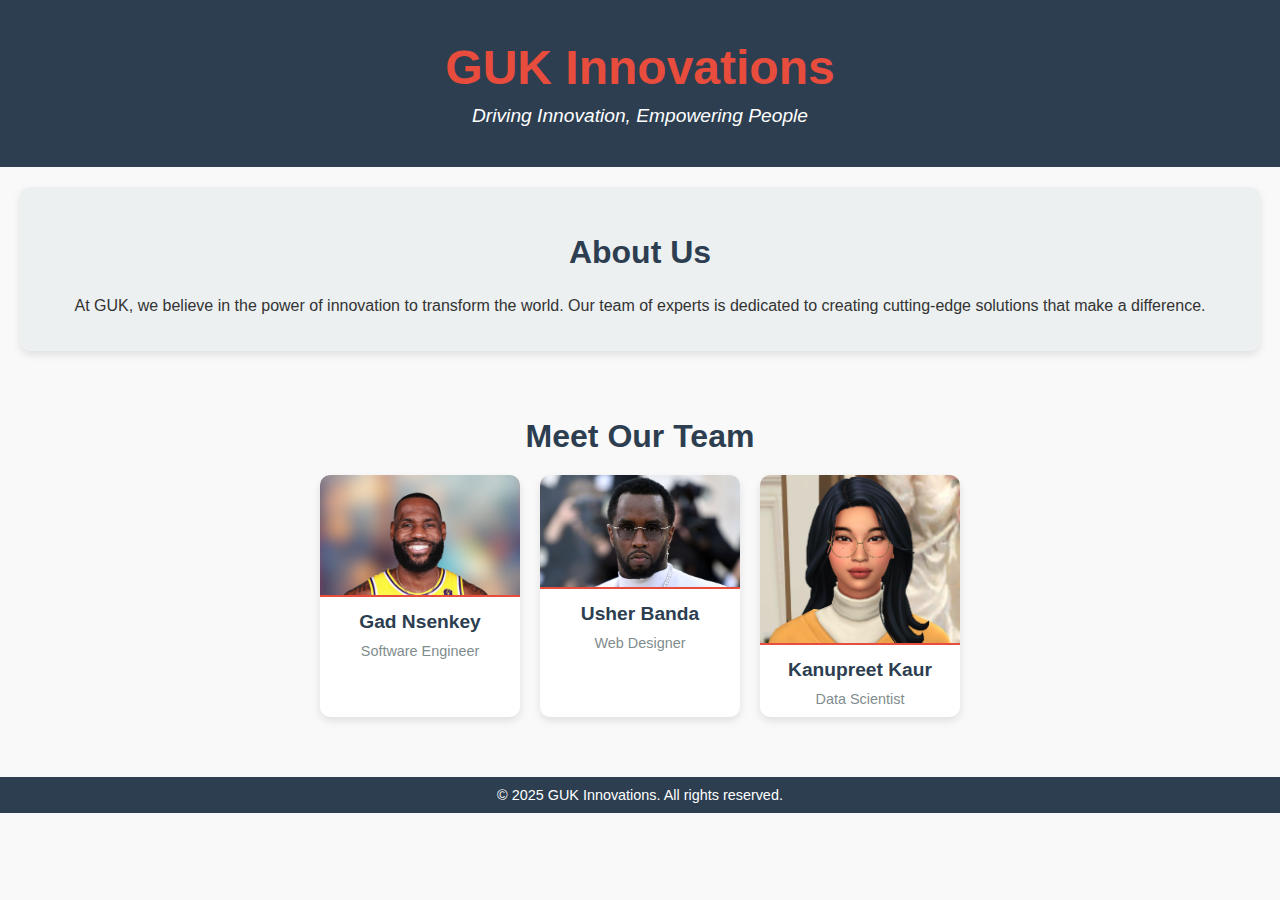
<file: index.html>
<!DOCTYPE html>
<html lang="en">
<head>
    <meta charset="UTF-8">
    <meta name="viewport" content="width=device-width, initial-scale=1.0">
    <title>GUK Company - Innovating the Future</title>
    <link rel="stylesheet" href="styles.css">
</head>
<body>
    <header>
        <h1 id="company-name">GUK Innovations</h1>
        <p class="tagline">Driving Innovation, Empowering People</p>
    </header>

    <main>
        <section class="about-us">
            <h2>About Us</h2>
            <p>At GUK, we believe in the power of innovation to transform the world. Our team of experts is dedicated to creating cutting-edge solutions that make a difference.</p>
        </section>

        <section class="team">
            <h2>Meet Our Team</h2>
            <div class="worker-gallery">
                <div class="worker-card">
                    <a href="worker1.html">
                        <img src="worker1.png" alt="Gad Nsenkey">
                    </a>
                    <h3>Gad Nsenkey</h3>
                    <p>Software Engineer</p>
                </div>

                <div class="worker-card">
                    <a href="worker2.html">
                        <img src="worker2.png" alt="Usher Banda">
                    </a>
                    <h3>Usher Banda</h3>
                    <p>Web Designer</p>
                </div>

                <div class="worker-card">
                    <a href="worker3.html">
                        <img src="worker3.png" alt="Kanupreet Kaur">
                    </a>
                    <h3>Kanupreet Kaur</h3>
                    <p>Data Scientist</p>
                </div>
            </div>
        </section>
    </main>

    <footer>
        <p>&copy; 2025 GUK Innovations. All rights reserved.</p>
    </footer>
</body>
</html>
</file>
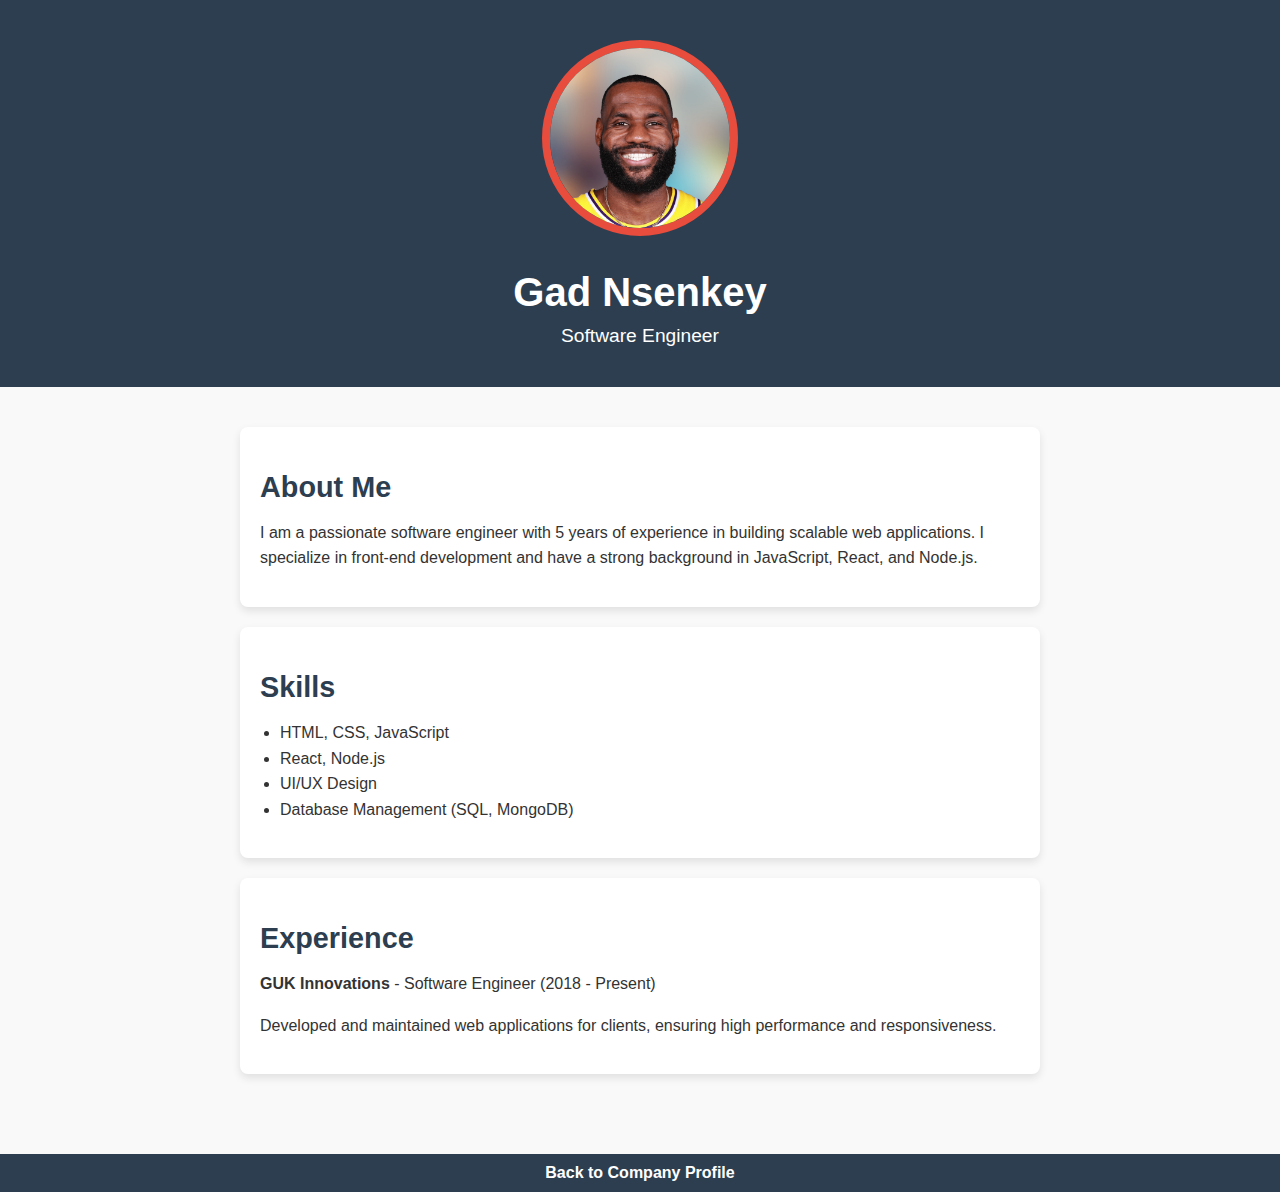
<file: worker1.html>
<!DOCTYPE html>
<html lang="en">
<head>
    <meta charset="UTF-8">
    <meta name="viewport" content="width=device-width, initial-scale=1.0">
    <title>Gad Nsenkey - CV</title>
    <link rel="stylesheet" href="styles.css">
</head>
<body>
    <header class="cv-header">
        <div class="cv-profile">
            <img src="worker1.png" alt="Gad Nsenkey" class="cv-photo">
            <h1>Gad Nsenkey</h1>
            <p>Software Engineer</p>
        </div>
    </header>

    <main class="cv-main">
        <section class="cv-section">
            <h2>About Me</h2>
            <p>I am a passionate software engineer with 5 years of experience in building scalable web applications. I specialize in front-end development and have a strong background in JavaScript, React, and Node.js.</p>
        </section>

        <section class="cv-section">
            <h2>Skills</h2>
            <ul>
                <li>HTML, CSS, JavaScript</li>
                <li>React, Node.js</li>
                <li>UI/UX Design</li>
                <li>Database Management (SQL, MongoDB)</li>
            </ul>
        </section>

        <section class="cv-section">
            <h2>Experience</h2>
            <p><strong>GUK Innovations</strong> - Software Engineer (2018 - Present)</p>
            <p>Developed and maintained web applications for clients, ensuring high performance and responsiveness.</p>
        </section>
    </main>

    <footer class="cv-footer">
        <a href="index.html">Back to Company Profile</a>
    </footer>
</body>
</html>
</file>
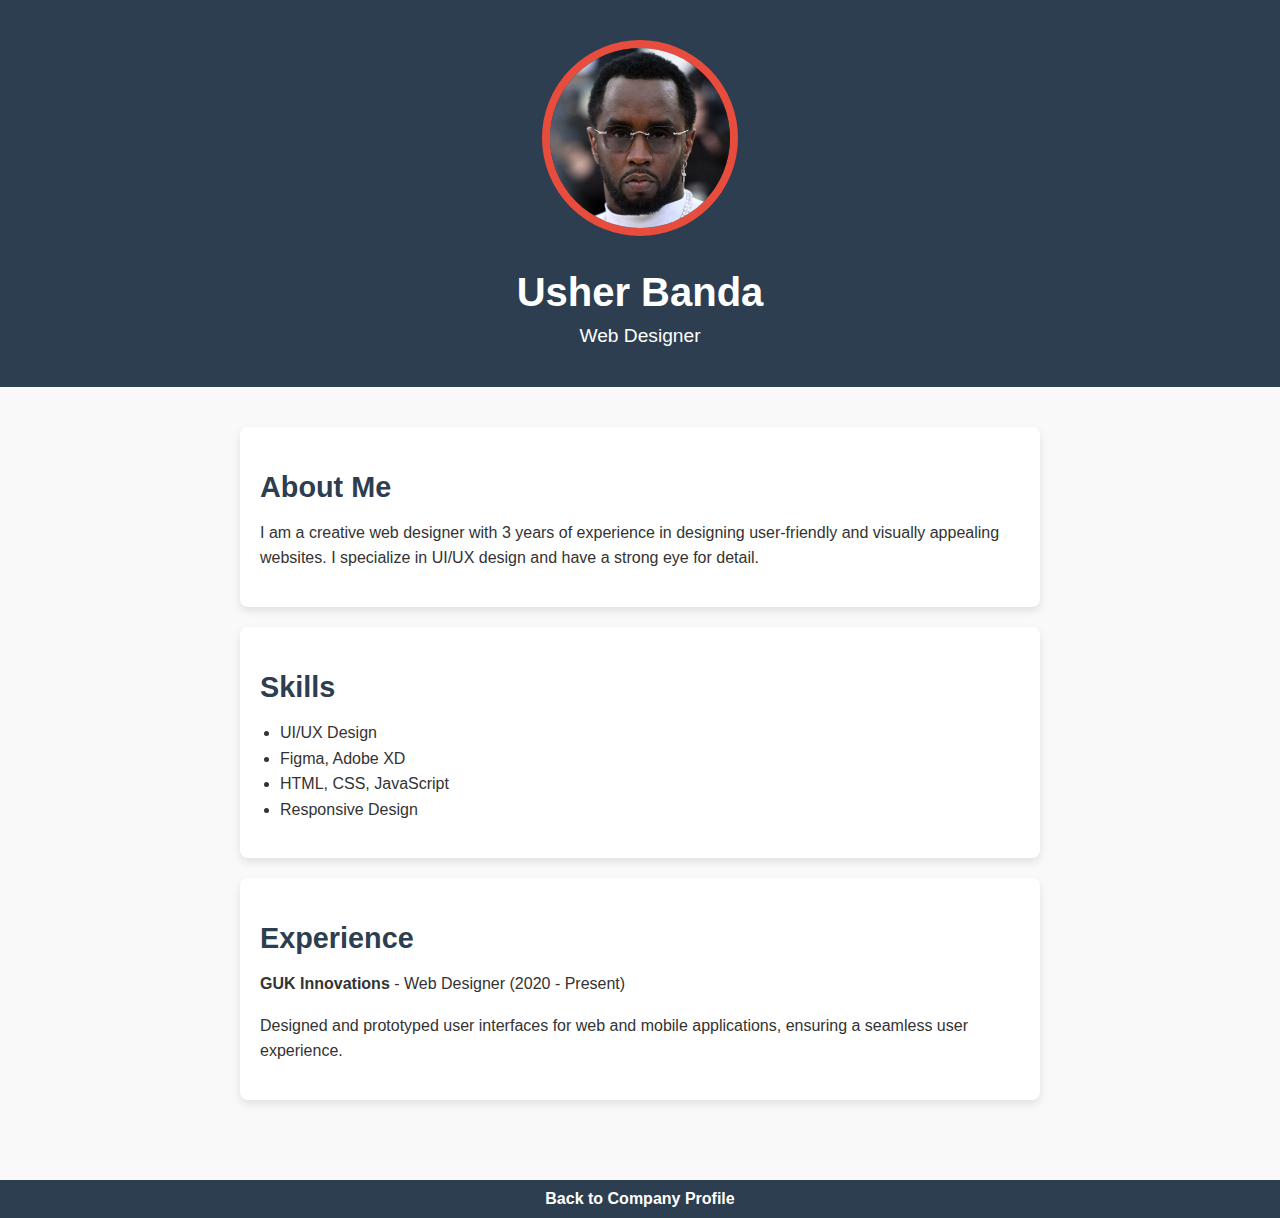
<file: worker2.html>
<!DOCTYPE html>
<html lang="en">
<head>
    <meta charset="UTF-8">
    <meta name="viewport" content="width=device-width, initial-scale=1.0">
    <title>Usher Banda - CV</title>
    <link rel="stylesheet" href="styles.css">
</head>
<body>
    <header class="cv-header">
        <div class="cv-profile">
            <img src="worker2.png" alt="Usher Banda" class="cv-photo">
            <h1>Usher Banda</h1>
            <p>Web Designer</p>
        </div>
    </header>

    <main class="cv-main">
        <section class="cv-section">
            <h2>About Me</h2>
            <p>I am a creative web designer with 3 years of experience in designing user-friendly and visually appealing websites. I specialize in UI/UX design and have a strong eye for detail.</p>
        </section>

        <section class="cv-section">
            <h2>Skills</h2>
            <ul>
                <li>UI/UX Design</li>
                <li>Figma, Adobe XD</li>
                <li>HTML, CSS, JavaScript</li>
                <li>Responsive Design</li>
            </ul>
        </section>

        <section class="cv-section">
            <h2>Experience</h2>
            <p><strong>GUK Innovations</strong> - Web Designer (2020 - Present)</p>
            <p>Designed and prototyped user interfaces for web and mobile applications, ensuring a seamless user experience.</p>
        </section>
    </main>

    <footer class="cv-footer">
        <a href="index.html">Back to Company Profile</a>
    </footer>
</body>
</html>
</file>
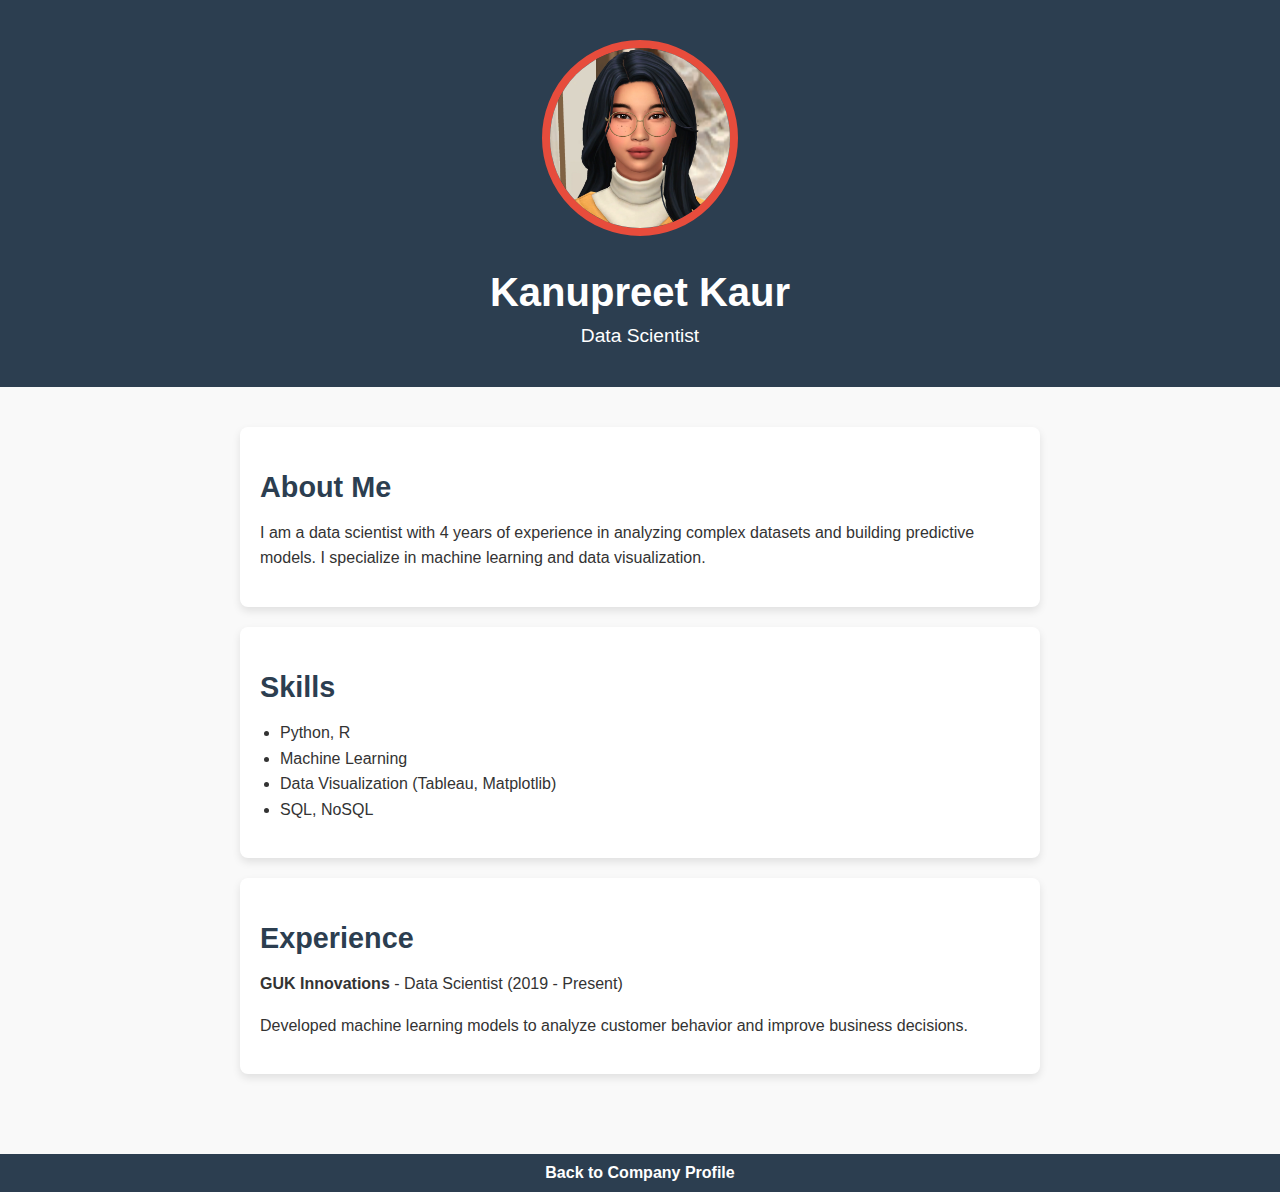
<file: worker3.html>
<!DOCTYPE html>
<html lang="en">
<head>
    <meta charset="UTF-8">
    <meta name="viewport" content="width=device-width, initial-scale=1.0">
    <title>Kanupreet Kaur - CV</title>
    <link rel="stylesheet" href="styles.css">
</head>
<body>
    <header class="cv-header">
        <div class="cv-profile">
            <img src="worker3.png" alt="Kanupreet Kaur" class="cv-photo">
            <h1>Kanupreet Kaur</h1>
            <p>Data Scientist</p>
        </div>
    </header>

    <main class="cv-main">
        <section class="cv-section">
            <h2>About Me</h2>
            <p>I am a data scientist with 4 years of experience in analyzing complex datasets and building predictive models. I specialize in machine learning and data visualization.</p>
        </section>

        <section class="cv-section">
            <h2>Skills</h2>
            <ul>
                <li>Python, R</li>
                <li>Machine Learning</li>
                <li>Data Visualization (Tableau, Matplotlib)</li>
                <li>SQL, NoSQL</li>
            </ul>
        </section>

        <section class="cv-section">
            <h2>Experience</h2>
            <p><strong>GUK Innovations</strong> - Data Scientist (2019 - Present)</p>
            <p>Developed machine learning models to analyze customer behavior and improve business decisions.</p>
        </section>
    </main>

    <footer class="cv-footer">
        <a href="index.html">Back to Company Profile</a>
    </footer>
</body>
</html>
</file>
<file: styles.css>
body {
    font-family: 'Segoe UI', Tahoma, Geneva, Verdana, sans-serif;
    margin: 0;
    padding: 0;
    background-color: #f9f9f9;
    color: #333;
}

header {
    background-color: #2c3e50;
    color: white;
    padding: 40px 0;
    text-align: center;
}

#company-name {
    font-size: 3em;
    margin: 0;
    color: #e74c3c;
}

.tagline {
    font-size: 1.2em;
    font-style: italic;
    margin: 10px 0 0;
}

.about-us {
    padding: 20px;
    text-align: center;
    background-color: #ecf0f1;
    margin: 20px;
    border-radius: 10px;
    box-shadow: 0 4px 8px rgba(0, 0, 0, 0.1);
}

.about-us h2 {
    font-size: 2em;
    color: #2c3e50;
}

.team {
    padding: 20px;
    text-align: center;
}

.team h2 {
    font-size: 2em;
    color: #2c3e50;
    margin-bottom: 20px;
}

.worker-gallery {
    display: flex;
    justify-content: center;
    gap: 20px;
    flex-wrap: wrap;
}

.worker-card {
    background-color: white;
    border-radius: 10px;
    box-shadow: 0 4px 8px rgba(0, 0, 0, 0.1);
    overflow: hidden;
    width: 200px;
    transition: transform 0.3s ease;
}

.worker-card:hover {
    transform: translateY(-10px);
}

.worker-card img {
    width: 100%;
    height: auto;
    border-bottom: 2px solid #e74c3c;
}

.worker-card h3 {
    font-size: 1.2em;
    margin: 10px 0;
    color: #2c3e50;
}

.worker-card p {
    font-size: 0.9em;
    color: #7f8c8d;
    margin: 0 0 10px;
}

footer {
    background-color: #2c3e50;
    color: white;
    text-align: center;
    padding: 10px 0;
    margin-top: 40px;
}

footer p {
    margin: 0;
    font-size: 0.9em;
}

.cv-header {
    background-color: #2c3e50;
    color: white;
    padding: 40px 20px;
    text-align: center;
}

.cv-profile {
    max-width: 600px;
    margin: 0 auto;
}

.cv-photo {
    width: 180px;
    height: 180px;
    border-radius: 50%;
    border: 8px solid #e74c3c;
    margin-bottom: 20px;
    object-fit: cover; 
}

.cv-header h1 {
    font-size: 2.5em;
    margin: 10px 0;
}

.cv-header p {
    font-size: 1.2em;
    margin: 0;
}

.cv-main {
    padding: 20px;
    max-width: 800px;
    margin: 20px auto;
}

.cv-section {
    background-color: white;
    padding: 20px;
    margin-bottom: 20px;
    border-radius: 8px;
    box-shadow: 0 4px 8px rgba(0, 0, 0, 0.1);
}

.cv-section h2 {
    font-size: 1.8em;
    color: #2c3e50;
    margin-bottom: 10px;
}

.cv-section p, .cv-section ul {
    font-size: 1em;
    line-height: 1.6;
}

.cv-section ul {
    list-style-type: disc;
    padding-left: 20px;
}

.cv-footer {
    background-color: #2c3e50;
    color: white;
    text-align: center;
    padding: 10px 0;
}

.cv-footer a {
    color: white;
    text-decoration: none;
    font-weight: bold;
}

.cv-footer a:hover {
    text-decoration: underline;
}
</file>
